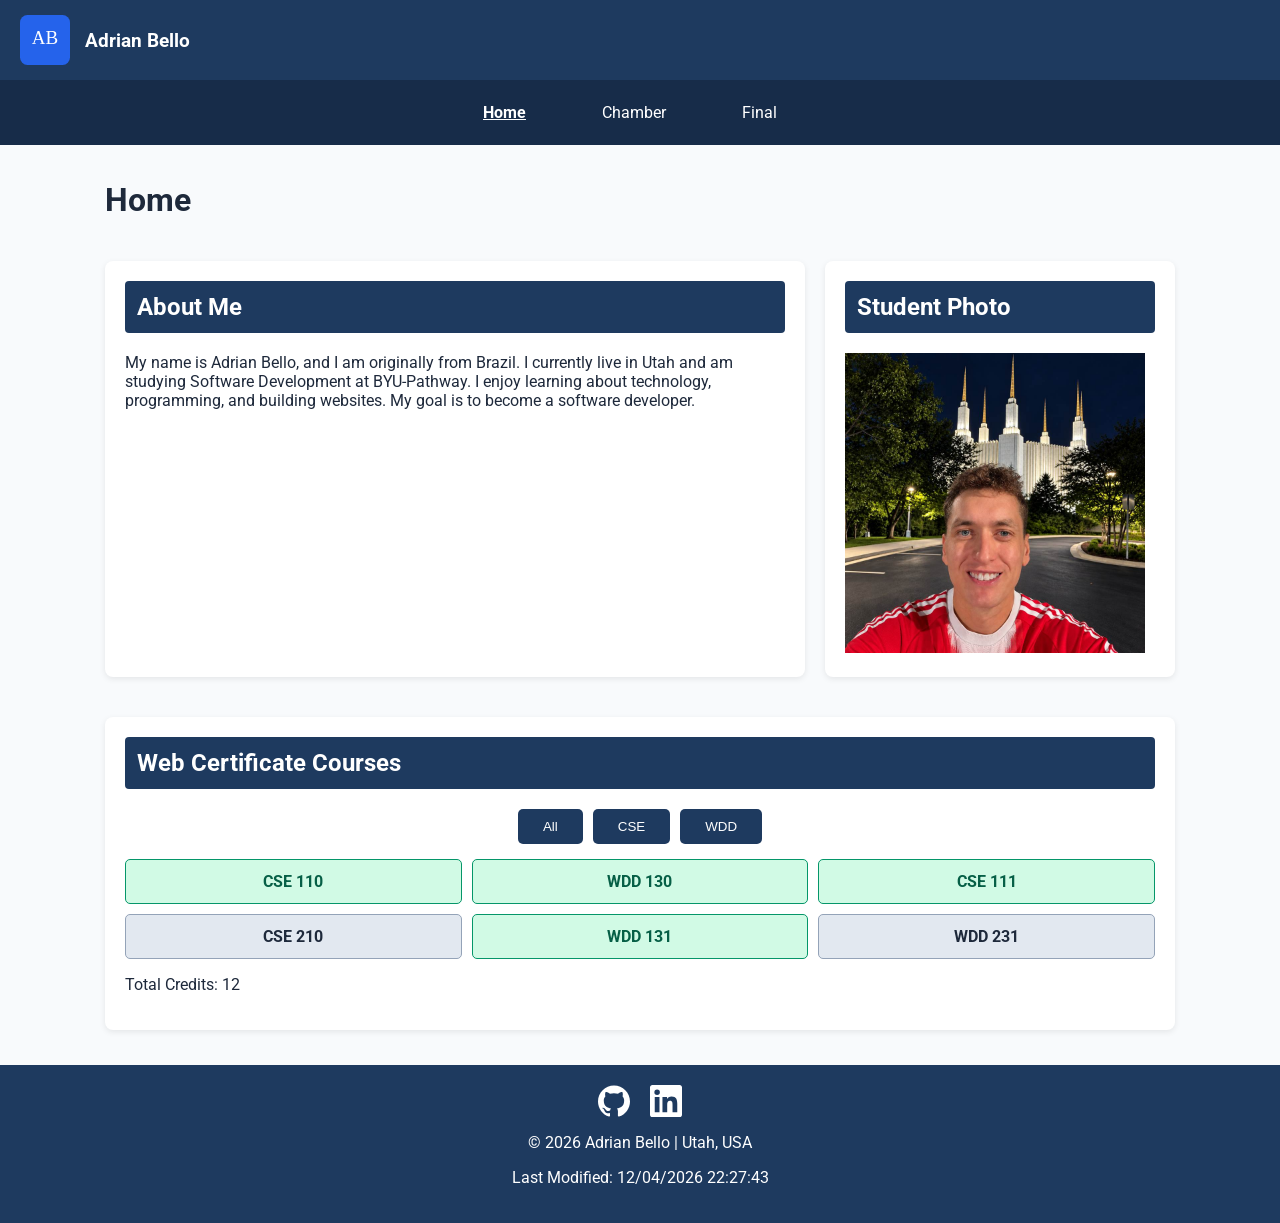
<file: index.html>
<!DOCTYPE html>
<html lang="en">

<head>
    <title>Adrian Bello | WDD 231 | Course Home Page</title>
    <meta charset="UTF-8">
    <meta name="description" content="Adrian Bello's WDD 231 course home page showcasing my projects and what I have learned about web development.">
    <meta name="author" content="Adrian Bello">
    <meta name="viewport" content="width=device-width, initial-scale=1.0">
    <script src="scripts/courses.js" defer></script>
    <link rel="preconnect" href="https://fonts.googleapis.com">
    <link rel="preconnect" href="https://fonts.gstatic.com" crossorigin>
    <link href="https://fonts.googleapis.com/css2?family=Roboto:wght@400;500;700&display=swap" rel="stylesheet">
    <link rel="stylesheet" href="styles/small.css">
    <link rel="stylesheet" href="styles/larger.css">
    <script src="scripts/navigation.js" defer></script>
    <script src="scripts/footer.js" defer></script>

</head>

<body>
    <header>
        <img src="images/logo.svg" alt="AB logo" width="50" height="50">
        <span>Adrian Bello</span>
        <button id="menu-button" type="button" aria-label="Open navigation menu" aria-expanded="false" aria-controls="primary-nav">☰</button>

    </header>
    <nav id="primary-nav">
    <a href="index.html" class="active" aria-current="page">Home</a>
    <a href="#">Chamber</a>
    <a href="#">Final</a>
    </nav>
<main>
    <h1>Home</h1>

    <section>
        <h2>About Me</h2>
        <p>
            My name is Adrian Bello, and I am originally from Brazil.
            I currently live in Utah and am studying Software Development
            at BYU-Pathway. I enjoy learning about technology, programming,
            and building websites. My goal is to become a software developer.
        </p>
    </section>

    <section>
        <h2>Student Photo</h2>
        <img src="images/student-photo.jpg" alt="Adrian Bello at the Washington D.C. Temple" width="300" height="300">
    </section>

    <section>
        <h2>Web Certificate Courses</h2>
        <div class="course-filters">
            <button id="all" type="button">All</button>
            <button id="cse" type="button">CSE</button>
            <button id="wdd" type="button">WDD</button>
        </div>

        <div id="course-list"></div>

        <p>Total Credits: <span id="total-credits">0</span></p>
    </section>
</main>

<footer>
    <div class="social-links">
    <a href="https://github.com/belloadrian778"
       target="_blank"
       rel="noopener noreferrer"
       aria-label="GitHub profile">
       <img src="images/github.svg" alt="" width="32" height="32"> 
    </a>

    <a href="https://www.linkedin.com/"
       target="_blank"
       rel="noopener noreferrer"
       aria-label="LinkedIn profile">
       <img src="images/linkedin.svg" alt="" width="32" height="32"> 
    </a>
</div>
    <p>© <span id="currentyear"></span> Adrian Bello | Utah, USA</p>
    <p id="lastModified"></p>
</footer>

</body>

</html>
</file>
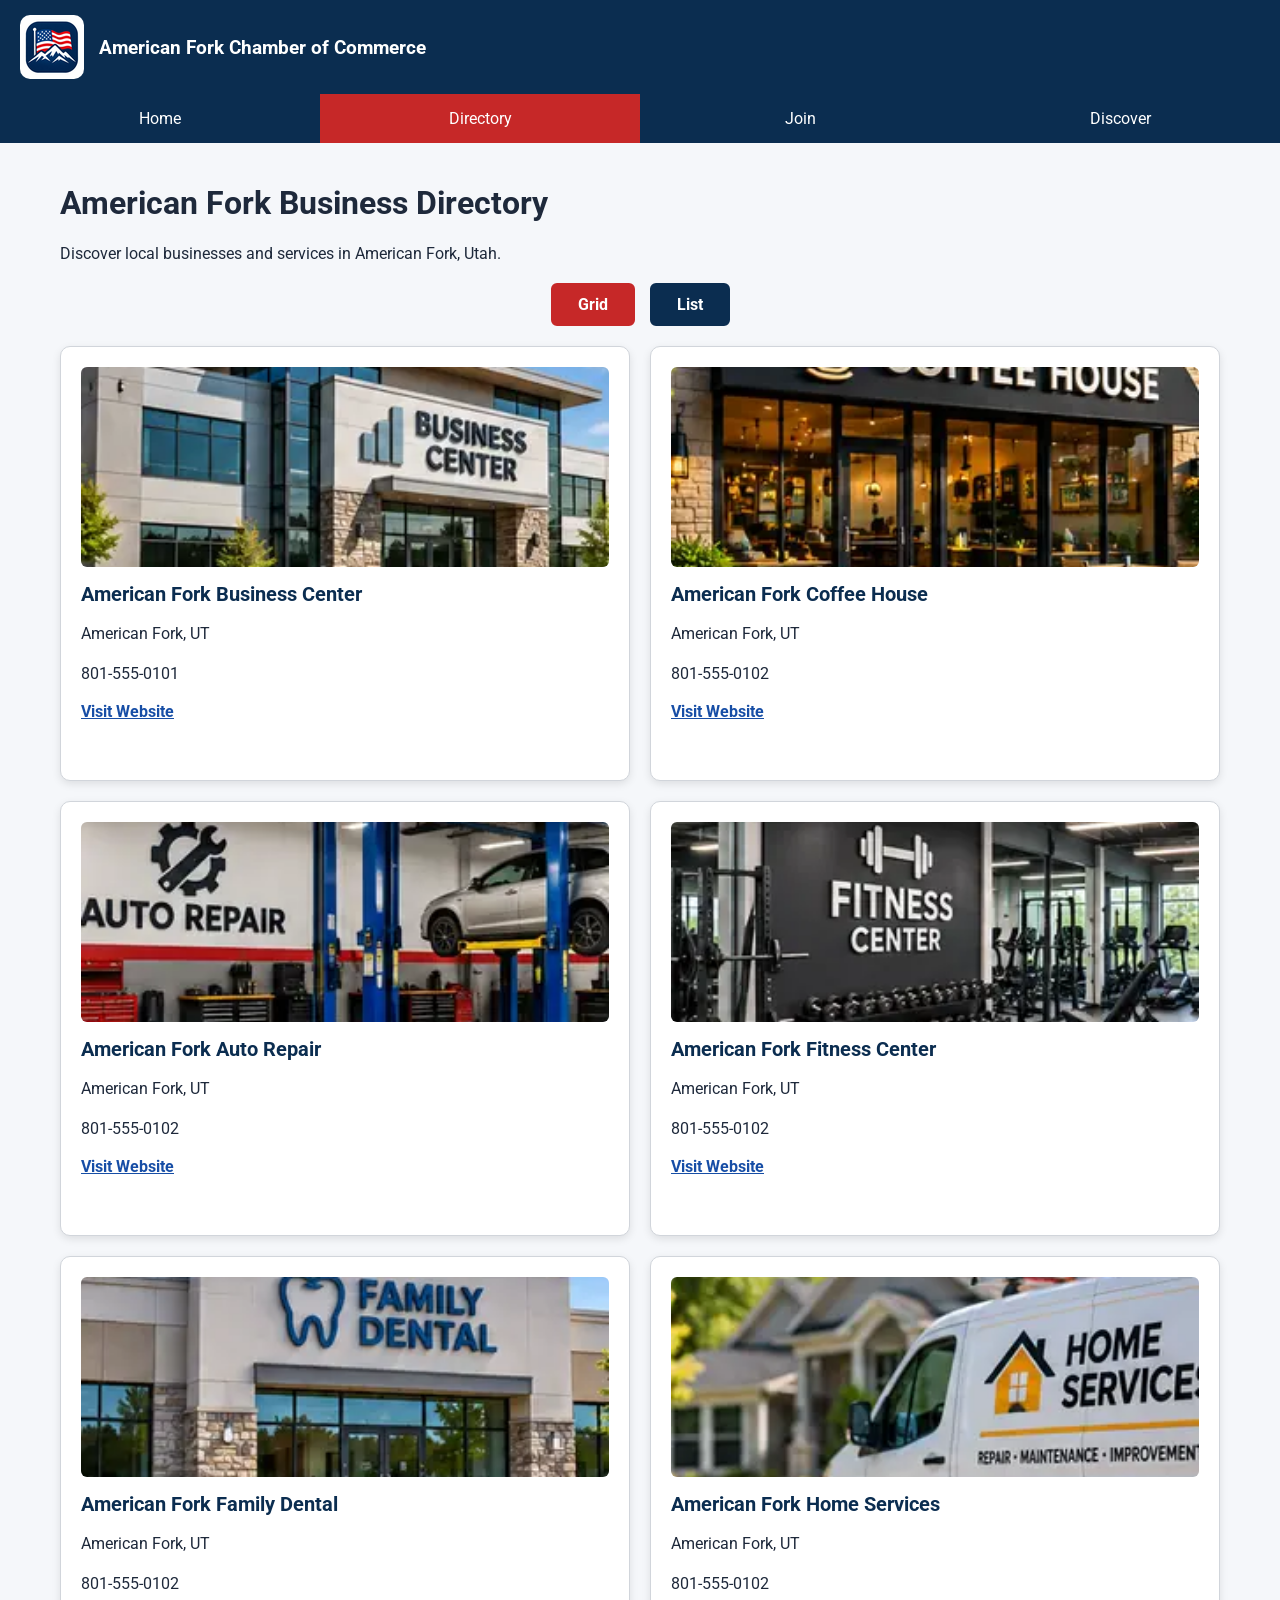
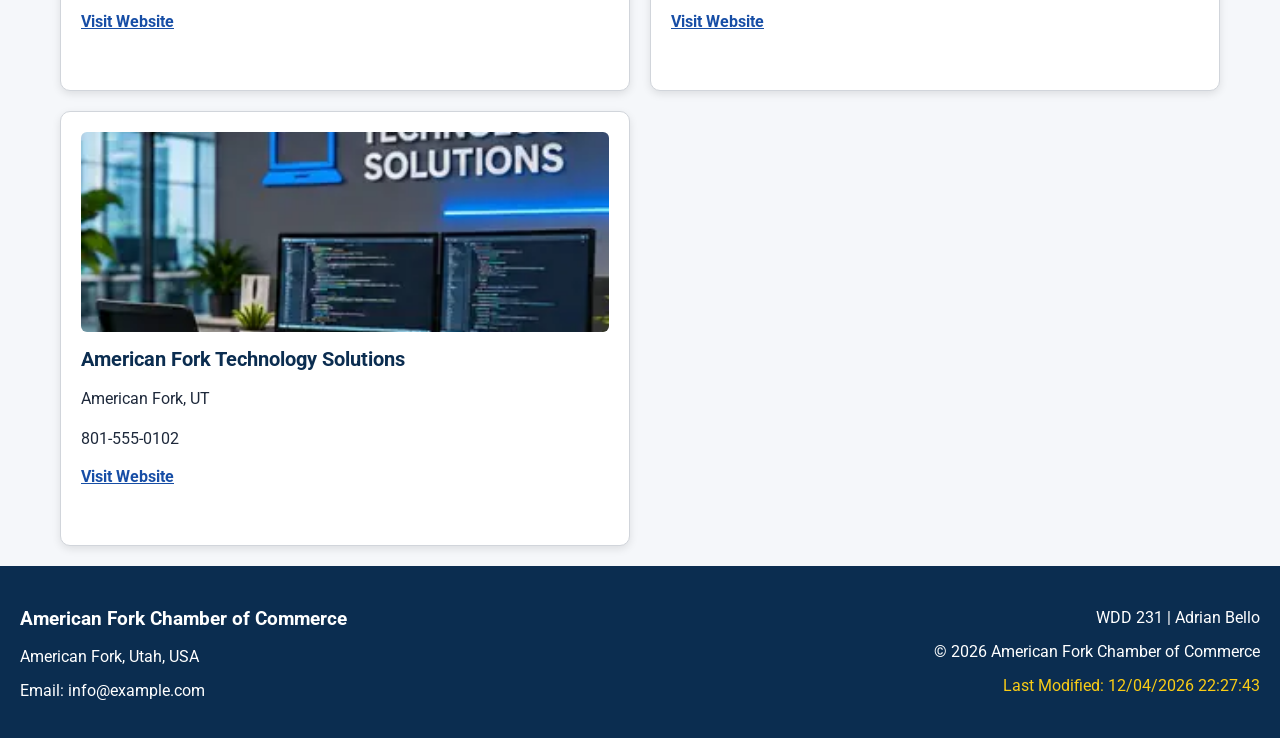
<file: chamber/directory.html>
<!DOCTYPE html>
<html lang="en">
<head>
    <meta charset="UTF-8">
    <meta name="viewport" content="width=device-width, initial-scale=1.0">
    <title>American Fork Chamber of Commerce | Directory</title>
    <meta name="description" content="Explore local businesses, services, and contact information in American Fork, Utah.">
    <meta name="author" content="Adrian Bello">
    <meta property="og:title" content="American Fork Chamber of Commerce | Directory">
    <meta property="og:description" content="Discover local businesses and services in American Fork, Utah.">
    <meta property="og:url" content="https://belloadrian778.github.io/wdd231/chamber/directory.html">
    <meta property="og:image" content="https://belloadrian778.github.io/wdd231/chamber/images/american-fork.webp">
    <link rel="icon" href="images/favicon.png" type="image/png">
    <script src="scripts/directory.js" defer></script>
    <link rel="preconnect" href="https://fonts.googleapis.com">
    <link rel="preconnect" href="https://fonts.gstatic.com" crossorigin>
    <link href="https://fonts.googleapis.com/css2?family=Roboto:wght@400;500;700&display=swap" rel="stylesheet">
    <link rel="stylesheet" href="styles/normalize.css">
    <link rel="stylesheet" href="styles/small.css">
    <link rel="stylesheet" href="styles/larger.css" media="(min-width: 768px)">
    
</head>
<body>
    <header>
    <img src="images/favicon.png" alt="American Fork Chamber of Commerce logo" width="64" height="64">
    <span>American Fork Chamber of Commerce</span>
</header>

<button id="menu-button" type="button"
        aria-label="Toggle navigation menu"
        aria-expanded="false"
        aria-controls="main-nav">
    ☰
</button>

<nav id="main-nav">
    <ul>
        <li><a href="index.html">Home</a></li>
        <li><a href="directory.html" aria-current="page">Directory</a></li>
        <li><a href="join.html">Join</a></li>
        <li><a href="discover.html">Discover</a></li>
    </ul>
</nav>

<main>
    <h1>American Fork Business Directory</h1>
    <p>Discover local businesses and services in American Fork, Utah.</p>
    <div class="view-buttons">
        <button id="grid" class="active" type="button" aria-label="Grid view">
            Grid
        </button>
        <button id="list" type="button" aria-label="List view">
            List
        </button>
    </div>
    <section id="members" class="grid">
    </section>
</main>

<footer>
    <div class="footer-contact">
        <h2>American Fork Chamber of Commerce</h2>
        <p>American Fork, Utah, USA</p>
        <p>Email: info@example.com</p>
    </div>

    <div class="footer-info">
        <p>WDD 231 | Adrian Bello</p>
        <p>&copy; <span id="currentyear"></span> American Fork Chamber of Commerce</p>
        <p id="lastModified"></p>
    </div>
</footer>

</body>
</html>
</file>
<file: styles/small.css>
* {
    box-sizing: border-box;
}

body {
    font-family: 'Roboto', sans-serif;
    margin: 0;
    background-color: #f8fafc;
    color: #1e293b;
}

header {
    display: flex;
    align-items: center;
    gap: 15px;
    padding: 15px 20px;
    background-color: #1e3a5f;
    color: white;
    width: 100%;
}

header span {
    font-size: 1.2rem;
    font-weight: bold;
}

nav {
    background-color: #172c49;
    padding: 15px;
    display: none;
    flex-direction: column;
}

nav.open {
    display: flex;
}

nav a {
    display: block;
    color: white;
    text-decoration: none;
    margin-right: 20px;
    padding: 8px;
}

#menu-button {
    margin-left: auto;
    padding: 8px 12px;
    font-size: 1.5rem;
    color: white;
    background: transparent;
    border: 1px solid white;
    border-radius: 4px;
    cursor: pointer;
    flex-shrink: 0;
}

main {
    width: 100%;
    max-width: 100%;
    margin: 0 auto;
    padding: 15px;
}

section {
    background-color: white;
    width: 100%;
    min-width: 0;
    margin-bottom: 20px;
    padding: 20px;
    border-radius: 8px;
    box-shadow: 0 2px 6px #00000015;
}

section h2 {
    background-color: #1e3a5f;
    color: white;
    padding: 12px;
    margin-top: 0;
    border-radius: 4px;
}

section img {
    max-width: 100%;
    height: auto;
}

.course-filters {
    display: flex;
    justify-content: center;
    gap: 10px;
    margin-bottom: 15px;
}

.course-filters button {
    padding: 10px 25px;
    background-color: #1e3a5f;
    color: white;
    border: none;
    border-radius: 5px;
    cursor: pointer;
}

.course-filters button:hover {
    background-color: #365e8d;
}

#course-list {
    display: grid;
    grid-template-columns: 1fr;
    gap: 10px;
}

#course-list div {
    padding: 12px;
    text-align: center;
    border-radius: 5px;
    font-weight: bold;
}

.completed {
    background-color: #d1fae5;
    color: #065f46;
    border: 1px solid #059669;
}

.not-completed {
    background-color: #e2e8f0;
    color: #1e293b;
    border: 1px solid #94a3b8;
}

footer {
    background-color: #1e3a5f;
    color: white;
    text-align: center;
    padding: 20px;
}

.social-links {
    display: flex;
    justify-content: center;
    align-items: center;
    gap: 20px;
    margin-bottom: 15px;
}

.social-links a {
    display: inline-flex;
    align-items: center;
    justify-content: center;
    color: white;
    text-decoration: underline;
}

.social-links a:hover {
    color: #bfdbfe;
}

.social-links img {
    width: 32px;
    height: 32px;
    filter: brightness(0) invert(1);
}
nav a.active {
    font-weight: bold;
    text-decoration: underline;
}
</file>
<file: styles/larger.css>
@media screen and (min-width: 640px) {
    main {
        display: grid;
        grid-template-columns: 2fr 1fr;
        gap: 20px;
        max-width: 1100px;
        margin: 0 auto;     
    }

    main h1 {
        grid-column: 1 / -1;
    }

    main section:last-child {
        grid-column: 1 / -1;
    }

    #course-list {
        grid-template-columns: repeat(3, 1fr);
    }

    nav {
        display: flex;
        justify-content: center;
        gap: 40px;
    }


    #menu-button {
        display: none;
    }

    nav {
        display: flex;
        flex-direction: row;
    }
}
</file>
<file: chamber/styles/small.css>
:root {
    --primary-color: #0b2d50;
    --secondary-color: #c62828;
    --background-color: #f5f7fa;
    --text-color: #1e293b;
    --white: #ffffff;
}

body {
    font-family: 'Roboto', Arial, sans-serif;
    margin: 0;
    background-color: var(--background-color);
    color: var(--text-color);
}

header {
    display: flex;
    align-items: center;
    gap: 15px;
    padding: 15px 20px;
    background-color: var(--primary-color);
    color: var(--white);
}

header img {
    width: 64px;
    height: 64px;
    border-radius: 10px;
}

header span {
    font-size: 1.2rem;
    font-weight: bold;
}

nav {
    background-color: var(--primary-color);
}

nav ul {
    list-style: none;
    padding: 0;
    margin: 0;
}

nav a {
    display: block;
    color: var(--white);
    text-decoration: none;
    padding: 15px 20px;
    text-align: center;
}

nav a:hover,
nav a[aria-current="page"] {
    background-color: var(--secondary-color);
}

#menu-button {
    display: block;
    width: 100%;
    padding: 12px;
    background-color: var(--primary-color);
    color: var(--white);
    border: none;
    font-size: 1.5rem;
    cursor: pointer;
}

#main-nav {
    display: none;
}

#main-nav.open {
    display: block;
}

main {
    max-width: 1200px;
    margin: 0 auto;
    padding: 20px;
}

#members {
    margin-top: 20px;
    min-height: 1800px;
}

#members.grid {
    display: grid;
    grid-template-columns: 1fr;
    gap: 20px;
}

.member-card {
    background-color: var(--white);
    border: 1px solid #d1d5db;
    border-radius: 10px;
    padding: 20px;
    box-shadow: 0 3px 8px rgba(0, 0, 0, 0.1);
    overflow: hidden;
}

.member-card img {
    display: block;
    width: 100%;
    aspect-ratio: 3 / 2;
    object-fit: cover;
    border-radius: 6px;
}

.member-card h2 {
    color: var(--primary-color);
    font-size: 1.25rem;
    margin: 15px 0;
}

.member-card p {
    line-height: 1.5;
}

.member-card a {
    color: #174ea6;
    font-weight: bold;
}

.view-buttons {
    display: flex;
    justify-content: center;
    gap: 15px;
    margin: 20px 0;
}

.view-buttons button {
    padding: 10px 25px;
    background-color: var(--primary-color);
    color: var(--white);
    border: 2px solid var(--primary-color);
    border-radius: 6px;
    font-size: 1rem;
    font-weight: bold;
    cursor: pointer;
}

.view-buttons button:hover {
    background-color: var(--secondary-color);
    border-color: var(--secondary-color);
}

.view-buttons button:focus-visible {
    outline: 3px solid var(--secondary-color);
    outline-offset: 3px;
}

#members.list {
    display: flex;
    flex-direction: column;
    gap: 10px;
}

#members.list .member-card {
    display: block;
    padding: 15px;
    box-shadow: none;
    border-radius: 4px;
}

#members.list .member-card:nth-child(even) {
    background-color: #e2e8f0;
}

#members.list .member-card img {
    display: none;
}

#members.list .member-card h2 {
    font-size: 1rem;
    margin: 5px 0;
}

.view-buttons button.active {
    background-color: var(--secondary-color);
    border-color: var(--secondary-color);
}

footer {
    background-color: var(--primary-color);
    color: var(--white);
    padding: 25px 20px;
    text-align: center;
}

footer h2 {
    font-size: 1.2rem;
    margin-bottom: 15px;
}

footer p {
    margin: 10px 0;
    line-height: 1.5;
}

.footer-info {
    margin-top: 20px;
    padding-top: 15px;
    border-top: 1px solid #94a3b8;
}

#lastModified {
    color: #facc15;
}
</file>
<file: chamber/styles/larger.css>
header + #menu-button {
    display: none;
}

#main-nav,
#main-nav.open {
    display: block;
}

#main-nav ul {
    display: flex;
    justify-content: center;
}

#main-nav li {
    flex: 1;
}

#main-nav a {
    text-align: center;
}

main #members.grid {
    grid-template-columns: repeat(2, minmax(0, 1fr));
}

@media (min-width: 1024px) {
    #members.grid {
        grid-template-columns: repeat(3, minmax(0, 1fr));
    }
}

body > footer {
    display: flex;
    justify-content: space-between;
    align-items: center;
    gap: 30px;
    text-align: left;
}

.footer-contact,
.footer-info {
    flex: 1;
}

footer .footer-info {
    margin-top: 0;
    padding-top: 0;
    border-top: none;
    text-align: right;
}
</file>
